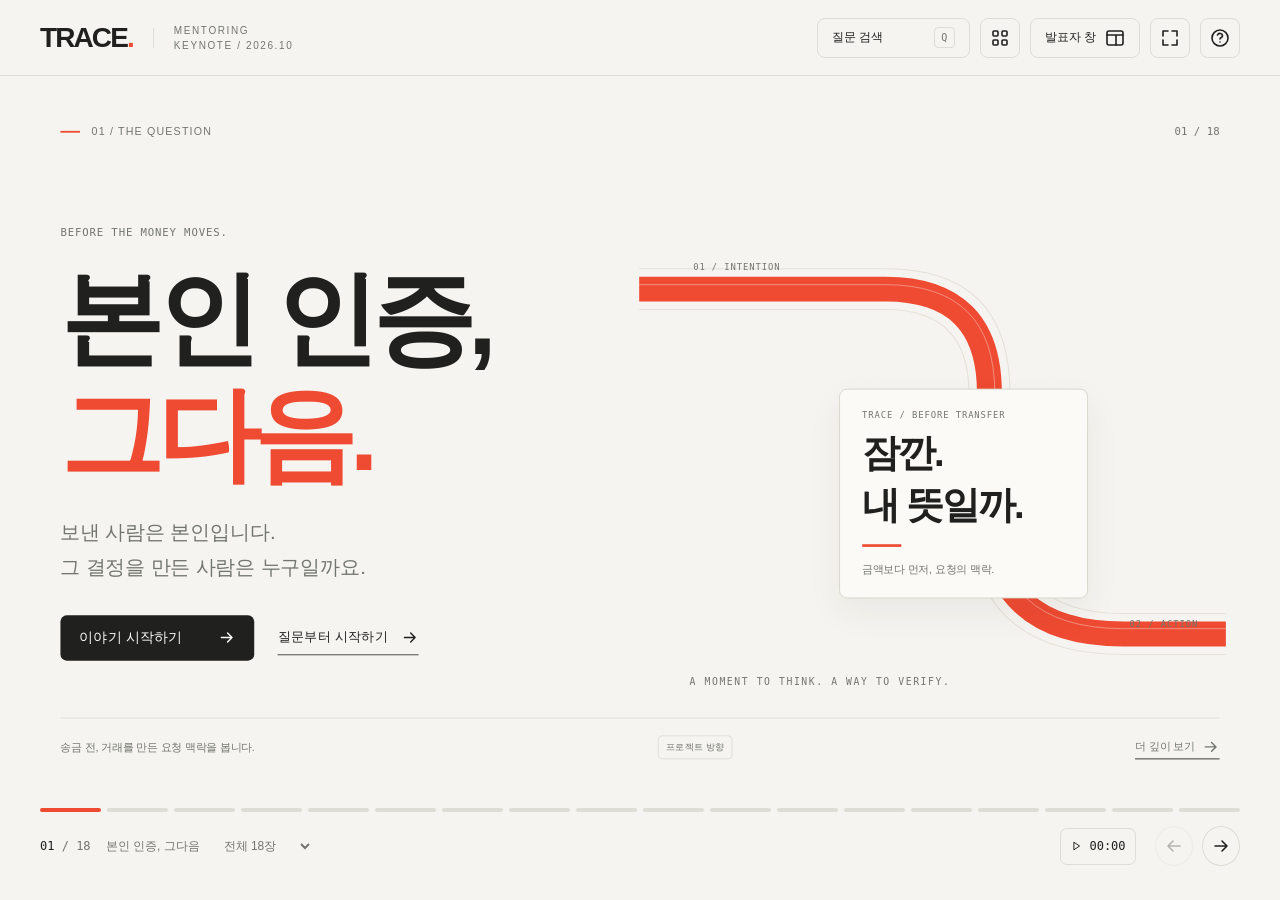
<file: keynote/index.html>
<!doctype html>
<html lang="ko">
<head>
<meta charset="utf-8">
<meta name="viewport" content="width=device-width, initial-scale=1, viewport-fit=cover">
<meta name="theme-color" content="#f5f4f0">
<meta name="color-scheme" content="light">
<meta name="description" content="TRACE 멘토링 키노트. 본인 인증, 그다음. 송금 전 요청 맥락을 판단하는 금융보안 프로젝트의 발표와 질문별 기술 답변.">
<meta name="robots" content="noindex,nofollow">
<title>TRACE — 본인 인증, 그다음.</title>
<link rel="icon" href="data:image/svg+xml,%3Csvg xmlns='http://www.w3.org/2000/svg' viewBox='0 0 64 64'%3E%3Crect width='64' height='64' rx='12' fill='%23f5f4f0'/%3E%3Ctext x='15' y='47' font-family='Arial' font-size='46' font-weight='bold' fill='%2320211f'%3ET%3C/text%3E%3Cpath d='M46 43h6v6h-6z' fill='%23ef4a32'/%3E%3C/svg%3E">
<link rel="stylesheet" href="./core.css?v=20261002.1">
<link rel="stylesheet" href="./ui.css?v=20261002.1">
<link rel="stylesheet" href="./responsive.css?v=20261002.1">
</head>
<body>
<div class="audience" id="audience">
<header class="topbar">
<a class="brand" href="#opening" aria-label="TRACE 키노트 처음으로"><span class="wordmark">TRACE<span class="accent">.</span></span><span class="brand-divider"></span><span class="edition">MENTORING<br>KEYNOTE / 2026.10</span></a>
<nav class="top-actions" aria-label="발표 도구">
<button class="text-btn search-trigger" data-open="qa" aria-label="질문 검색 열기"><span>질문 검색</span><span class="key">Q</span></button>
<button class="icon-btn" data-open="map" title="전체 장면 · M" aria-label="전체 장면"><svg class="icon" viewBox="0 0 20 20" aria-hidden="true"><rect x="3" y="3" width="5" height="5" rx="1"/><rect x="12" y="3" width="5" height="5" rx="1"/><rect x="3" y="12" width="5" height="5" rx="1"/><rect x="12" y="12" width="5" height="5" rx="1"/></svg></button>
<button class="text-btn desktop-control" id="presenter-open" title="발표자 창 · P">발표자 창 <svg class="icon" viewBox="0 0 20 20" aria-hidden="true"><rect x="2" y="3" width="16" height="14" rx="2"/><path d="M2 7h16m-7 0v10"/></svg></button>
<button class="icon-btn desktop-control" id="fullscreen" title="전체 화면 · F" aria-label="전체 화면"><svg class="icon" viewBox="0 0 20 20" aria-hidden="true"><path d="M3 8V3h5m4 0h5v5m0 4v5h-5m-4 0H3v-5"/></svg></button>
<button class="icon-btn" data-open="help" title="사용법 · ?" aria-label="사용법"><svg class="icon" viewBox="0 0 20 20" aria-hidden="true"><circle cx="10" cy="10" r="8"/><path d="M7.5 7a2.6 2.6 0 0 1 5 1c0 1.5-2.5 1.5-2.5 3m0 3h.01"/></svg></button>
</nav>
</header>
<main id="stage-area" aria-label="TRACE 발표"><div class="stage" id="stage"></div></main>
<footer class="bottom-bar"><nav class="chapter-rail" id="chapter-rail" aria-label="장면 바로가기"></nav><div class="bottom-main"><div class="chapter-info"><span class="page-counter" id="page-counter"></span><span class="current-title" id="current-title"></span><select class="mode-select" id="mode" aria-label="발표 경로"><option value="full">전체 18장</option><option value="brief">핵심 9장</option></select></div><button class="back-to-talk" id="back-to-talk">발표로 복귀 <svg class="icon" viewBox="0 0 20 20" aria-hidden="true"><path d="M7 5 3 9l4 4M3 9h9a5 5 0 0 1 0 8"/></svg></button><div class="transport"><button class="time-btn" id="timer-toggle" title="타이머 시작 / 일시정지 · T" aria-label="타이머 시작 또는 일시정지"><span id="timer-symbol"><svg class="icon" viewBox="0 0 20 20" aria-hidden="true"><path d="m7 4 9 6-9 6z"/></svg></span><span id="clock">00:00</span></button><button class="icon-btn" id="previous" title="이전 장면" aria-label="이전 장면"><svg class="icon" viewBox="0 0 20 20" aria-hidden="true"><path d="M16 10H4M9 5l-5 5 5 5"/></svg></button><button class="icon-btn" id="next" title="다음 장면" aria-label="다음 장면"><svg class="icon" viewBox="0 0 20 20" aria-hidden="true"><path d="M4 10h12M11 5l5 5-5 5"/></svg></button></div></div></footer>
</div>
<section class="presenter-root" id="presenter-root" aria-label="발표자 화면"><header class="presenter-head"><div class="brand"><span class="wordmark">TRACE<span class="accent">.</span></span><span class="edition">PRESENTER VIEW<br>발표자 전용 화면</span></div><button class="text-btn" data-open="qa">질문 검색 <span class="key">Q</span></button></header><div class="presenter-layout"><div class="presenter-main"><div class="presenter-kicker" id="p-position"></div><h1 id="p-title"></h1><p class="script" id="p-script"></p><div class="presenter-controls"><button class="text-btn" data-command="previous"><svg class="icon" viewBox="0 0 20 20" aria-hidden="true"><path d="M16 10H4M9 5l-5 5 5 5"/></svg> 이전</button><button class="primary" data-command="next">다음 장면 <svg class="icon" viewBox="0 0 20 20" aria-hidden="true"><path d="M4 10h12M11 5l5 5-5 5"/></svg></button><button class="text-btn" data-command="cover">화면 가리기</button></div><div class="presenter-rel" id="p-related"></div></div><aside class="presenter-side"><div class="presenter-kicker">ELAPSED</div><div class="presenter-clock" id="p-clock">00:00</div><div class="presenter-tools"><button class="text-btn" data-command="timer">시작 / 정지</button><button class="text-btn" data-command="resetTimer">초기화</button></div><div class="presenter-kicker" style="margin-top:32px">UP NEXT</div><div class="presenter-next" id="p-next"></div><div class="presenter-tools"><button class="text-btn" data-open="notes">멘토링 기록</button><button class="text-btn" data-open="map">전체 장면</button><button class="text-btn" data-open="sources">자료 기준</button></div><p class="presenter-status" id="p-status">발표 화면과 연결 중</p></aside></div></section>
<div class="overlay" id="overlay" hidden><section class="dialog" role="dialog" aria-modal="true" aria-labelledby="dialog-title" id="dialog"></section></div>
<div class="screen-cover" id="screen-cover" role="button" tabindex="0" aria-label="화면 가리기 해제"><span class="wordmark">TRACE<span class="accent">.</span></span><small>B 또는 Esc · 발표 화면으로</small></div>
<div class="toast" id="toast" role="status" aria-live="polite"></div><div class="sr-only" id="announce" role="status" aria-live="polite"></div>
<noscript><p style="padding:40px">이 키노트는 JavaScript가 필요합니다. 브라우저에서 JavaScript를 허용한 뒤 다시 열어 주세요.</p></noscript>
<script src="./scenes.js?v=20261002.1"></script>
<script src="./answers.js?v=20261002.1"></script>
<script src="./app.js?v=20261002.1"></script>
</body></html>
</file>
<file: keynote/core.css>
:root{--paper:#f5f4f0;--surface:#fbfaf7;--ink:#20211f;--muted:#73766e;--line:#ddddd5;--accent:#ef4a32;--soft:#fae7df;--ease:cubic-bezier(.22,1,.36,1);--scale:1;--font:'Inter','Pretendard','Noto Sans CJK KR','Apple SD Gothic Neo','Malgun Gothic',sans-serif;--mono:'SFMono-Regular',Consolas,monospace;color-scheme:light}
*{box-sizing:border-box}html,body{margin:0;height:100%;width:100%;overflow:hidden}body{font-family:var(--font);background:var(--paper);color:var(--ink);-webkit-font-smoothing:antialiased}button,input,textarea,select{font:inherit;color:inherit}button{cursor:pointer}button,a{-webkit-tap-highlight-color:transparent;touch-action:manipulation}button{background:none;border:0}a{color:inherit}button:disabled{opacity:.3;cursor:default}button:focus-visible,a:focus-visible,input:focus-visible,textarea:focus-visible,select:focus-visible{outline:2px solid var(--accent);outline-offset:5px}::selection{background:var(--soft);color:var(--ink)}h1,h2,h3,p{margin:0}h1,h2,h3,p{word-break:keep-all}svg{display:block}button svg{pointer-events:none}.sr-only{position:absolute;width:1px;height:1px;padding:0;overflow:hidden;clip:rect(0,0,0,0);white-space:nowrap}.accent{color:var(--accent)}.muted{color:var(--muted)}.mono{font-family:var(--mono)}.caps{text-transform:uppercase;letter-spacing:.14em;font-size:12px;font-weight:600}.icon{width:20px;height:20px;fill:none;stroke:currentColor;stroke-width:1.6;stroke-linecap:round;stroke-linejoin:round}.topbar{position:fixed;inset:0 0 auto;height:76px;z-index:10;display:flex;align-items:center;justify-content:space-between;padding:0 40px;border-bottom:1px solid var(--line);background:var(--paper)}.brand{display:flex;align-items:center;gap:13px;text-decoration:none}.wordmark{font-size:28px;font-weight:850;letter-spacing:-1.9px;line-height:1}.brand-divider{height:20px;width:1px;background:var(--line);margin:0 7px}.edition{font-size:10px;line-height:1.5;letter-spacing:.16em;color:var(--muted)}.top-actions{display:flex;align-items:center;gap:10px}.text-btn,.icon-btn,.pill{display:inline-flex;align-items:center;justify-content:center;gap:9px;min-height:40px;padding:0 14px;border:1px solid var(--line);border-radius:8px;font-size:12px;font-weight:550;background:var(--paper);transition:background .2s,border-color .2s}.text-btn:hover,.icon-btn:hover,.pill:hover{background:var(--surface);border-color:#aaa}.icon-btn{padding:0;width:40px}.search-trigger{min-width:153px;justify-content:space-between}.key{display:inline-flex;align-items:center;justify-content:center;min-width:21px;height:21px;padding:0 5px;border:1px solid var(--line);border-radius:4px;font:10px var(--mono);color:var(--muted)}#stage-area{position:fixed;inset:76px 0 92px;display:flex;align-items:center;justify-content:center;overflow:hidden}.stage{position:relative;flex:none;width:1440px;height:810px;transform:scale(var(--scale));transform-origin:center;isolation:isolate}.scene{position:absolute;inset:0;padding:48px 68px 48px;overflow:hidden;display:flex;flex-direction:column}.scene:not(.active){display:none}.scene-top{display:flex;justify-content:space-between;align-items:center;font-size:12px;line-height:1.4;letter-spacing:.11em;color:var(--muted);text-transform:uppercase}.scene-top .scene-num{font-family:var(--mono);letter-spacing:0}.scene-top .scene-label{display:flex;gap:13px;align-items:center}.scene-top .scene-label:before{content:'';display:block;width:22px;height:2px;background:var(--accent)}.scene-content{flex:1;min-height:0;position:relative;padding:45px 0 12px}.scene-foot{display:flex;justify-content:space-between;align-items:center;gap:25px;color:var(--muted);font-size:12px;border-top:1px solid var(--line);padding-top:19px;line-height:1.5}.evidence-tag{font-size:10px;padding:5px 9px;border:1px solid var(--line);border-radius:5px;display:inline-flex;align-items:center;gap:6px;white-space:nowrap;letter-spacing:.03em}.scene-foot .more{font-size:12px;display:flex;align-items:center;gap:8px;padding:3px 0;border-bottom:1px solid var(--ink);white-space:nowrap}.scene h1{font-size:110px;line-height:1.12;letter-spacing:-.065em;font-weight:700}.scene h2{font-size:68px;line-height:1.17;letter-spacing:-.06em;font-weight:650}.scene h3{font-size:25px;line-height:1.35;letter-spacing:-.035em;font-weight:600}.lede{font-size:23px;color:var(--muted);line-height:1.7;letter-spacing:-.025em;margin-top:25px;max-width:760px}.small-copy{font-size:17px;line-height:1.75;color:var(--muted);letter-spacing:-.02em}.large-copy{font-size:31px;line-height:1.55;letter-spacing:-.04em}.eyeline{font:12px var(--mono);letter-spacing:.08em;color:var(--muted);margin-bottom:26px}.split{display:grid;grid-template-columns:1fr 1fr;gap:52px;height:100%;align-items:center}.split.wide-left{grid-template-columns:1.1fr 1fr}.soft-panel{background:var(--surface);border:1px solid var(--line);border-radius:17px}.primary{display:inline-flex;align-items:center;justify-content:space-between;gap:40px;background:var(--ink);color:var(--surface);padding:15px 21px;border-radius:7px;font-size:16px}.primary:hover{background:#363833}.primary.coral{background:var(--accent);color:white}.inline-link{padding:9px 0;border-bottom:1px solid var(--ink);display:inline-flex;gap:14px;align-items:center;font-size:15px}.scene-actions{display:flex;align-items:center;gap:26px;margin-top:35px}.hero-copy{position:relative;z-index:2;align-self:center}.hero-copy h1{font-size:116px}.hero-art{height:550px;position:relative;display:flex;align-items:center;justify-content:center}.hero-route{position:absolute;inset:-18px -50px 0 -100px;width:calc(100% + 150px);height:100%;overflow:visible}.route-base{fill:none;stroke:#e4e1d8;stroke-width:1.2}.route-main{fill:none;stroke:var(--accent);stroke-width:28;stroke-linecap:butt;stroke-linejoin:round}.route-inner{fill:none;stroke:#f6ab9c;stroke-width:1;opacity:.8}.scene.active .draw{stroke-dasharray:1800;stroke-dashoffset:1800;animation:draw 1.6s var(--ease) .18s forwards}.intervention{position:absolute;left:168px;top:214px;width:280px;background:var(--surface);border:1px solid #d5d3c9;border-radius:9px;padding:23px 25px;box-shadow:0 15px 38px #292b2510;transform:rotate(-5deg)}.intervention small{font:10px var(--mono);color:var(--muted);letter-spacing:.1em;display:block}.intervention b{display:block;font-size:43px;font-weight:650;letter-spacing:-.06em;margin:9px 0}.intervention .rule{height:3px;width:44px;background:var(--accent);margin:15px 0}.intervention span{font-size:12px;color:var(--muted)}.art-label{position:absolute;font:10px var(--mono);letter-spacing:.1em;color:var(--muted)}.art-label.a{left:4px;top:72px}.art-label.b{right:24px;bottom:66px}.hero-caption{position:absolute;bottom:0;left:0;font:11px var(--mono);color:var(--muted);letter-spacing:.16em}.stamp{border-left:2px solid var(--accent);padding-left:16px;font-size:14px;line-height:1.65;color:var(--muted);margin-top:40px}.quote-stage{height:100%;display:flex;flex-direction:column;justify-content:center}.giant-quote{font-size:83px!important;line-height:1.33!important;letter-spacing:-.067em!important;position:relative;z-index:1}.faded{color:#b4b5ae}.statement-underline{display:inline-block;position:relative}.statement-underline:after{content:'';position:absolute;left:0;right:0;height:3px;background:var(--accent);bottom:-9px;transform-origin:left}.scene.active .statement-underline:after{animation:expand .95s var(--ease) .5s both}.logic-pair{display:flex;gap:80px;margin-top:63px}.logic-item{border-top:1px solid var(--line);padding-top:18px;min-width:300px}.logic-item span{display:block;font-size:13px;color:var(--muted);margin-bottom:12px}.logic-item strong{font-size:27px;font-weight:500;letter-spacing:-.04em}.compare-top{display:flex;justify-content:space-between;align-items:end}.compare-top h2{font-size:59px}.amount{font-size:95px;letter-spacing:-.065em;font-weight:550;line-height:1}.amount small{font-size:26px;font-weight:500;margin-left:12px;letter-spacing:-.02em}.compare-main{display:grid;grid-template-columns:.92fr 1.08fr;gap:34px;margin-top:42px}.switches{display:flex;gap:7px;flex-wrap:wrap}.switch{border:1px solid var(--line);border-radius:6px;padding:11px 16px;font-size:14px;background:transparent;transition:all .2s}.switch[aria-pressed=true]{border-color:var(--ink);background:var(--ink);color:var(--surface)}.switch:hover{border-color:var(--ink)}.scenario-card{margin-top:17px;padding:27px 29px;min-height:208px;display:flex;flex-direction:column;justify-content:space-between}.scenario-card blockquote{font-size:29px;line-height:1.55;letter-spacing:-.035em;margin:0}.scenario-card small{font:11px var(--mono);color:var(--muted);margin-top:20px;display:block}.signals{border-top:1px solid var(--line);padding-top:20px}.signal-row{display:flex;justify-content:space-between;align-items:center;padding:15px 0;border-bottom:1px solid var(--line);font-size:19px;gap:15px}.signal-row span{color:var(--muted);font-size:15px}.outcome{display:flex;align-items:center;gap:22px;margin-top:23px}.outcome b{font-size:34px;letter-spacing:-.04em}.outcome p{font-size:15px;line-height:1.65;color:var(--muted)}.horizontal-story{margin-top:55px;display:grid;grid-template-columns:1fr 1fr;gap:70px}.story-lane{border-top:1px solid var(--line);padding-top:20px}.story-lane .lane-label{font-size:13px;color:var(--muted)}.lane-flow{display:flex;align-items:center;gap:15px;margin:28px 0}.lane-node{font-size:21px;letter-spacing:-.04em;padding:14px 17px;border:1px solid var(--line);border-radius:7px;background:var(--surface)}.lane-node.focus{background:var(--soft);border-color:#ef4a3260}.lane-arrow{width:25px;height:1px;background:var(--muted);position:relative;flex:none}.lane-arrow:after{content:'';position:absolute;right:0;top:-3px;width:6px;height:6px;border-top:1px solid var(--muted);border-right:1px solid var(--muted);transform:rotate(45deg)}.action-stack{display:flex;flex-direction:column;gap:12px}.action-row{display:flex;gap:27px;padding:21px 25px;border:1px solid var(--line);border-radius:8px;align-items:center;text-align:left;transition:transform .3s var(--ease),background .3s}.action-row:hover{transform:translateX(5px);background:var(--surface)}.action-row:last-child{background:var(--soft);border-color:#ef4a3240}.action-row strong{min-width:108px;font-size:24px;font-weight:600;letter-spacing:-.02em}.action-row p{font-size:17px;line-height:1.5}.action-row small{font-size:12px;color:var(--muted);display:block;margin-top:5px}.architecture{display:grid;grid-template-columns:1fr 30px 1fr 30px 1fr 30px 1fr;align-items:center;margin-top:52px}.arch-node{height:210px;border:1px solid var(--line);background:var(--surface);border-radius:9px;padding:24px 24px;text-align:left;display:flex;flex-direction:column;justify-content:space-between;transition:transform .25s}.arch-node:hover{transform:translateY(-5px)}.arch-node:last-child{border-color:#20211f;background:var(--ink);color:var(--surface)}.arch-node small{font:11px var(--mono);letter-spacing:.08em;color:var(--muted)}.arch-node:last-child small{color:#c5c6bd}.arch-node b{font-size:29px;letter-spacing:-.04em;font-weight:550;display:block}.arch-node p{font-size:14px;line-height:1.7;color:var(--muted)}.arch-node:last-child p{color:#c5c6bd}.arch-arrow{width:14px;height:1px;background:var(--muted);margin:auto}.arch-boundaries{display:grid;grid-template-columns:3.45fr 1fr;gap:22px;margin-top:23px}.arch-boundaries span{border-top:1px solid var(--line);padding-top:13px;text-align:center;font-size:12px;color:var(--muted)}.context-code{padding:26px;position:relative}.code-label{font:10px var(--mono);letter-spacing:.1em;color:var(--muted);margin-bottom:27px}.role-line{display:grid;grid-template-columns:82px 1fr;gap:16px;margin:17px 0;align-items:start}.role-label{font:11px var(--mono);padding:6px 0;color:var(--accent)}.role-line p{font-size:20px;line-height:1.7}.context-code .verdict{border-top:1px solid var(--line);margin-top:28px;padding-top:20px;font-size:16px;color:var(--muted)}.context-code .verdict b{color:var(--ink);display:block;font-size:22px;margin-bottom:5px}.model-number{font-size:145px;line-height:1;letter-spacing:-.07em;font-weight:500}.model-number small{font-size:40px;letter-spacing:-.06em}.model-stat-label{font-size:17px;color:var(--muted);margin-top:9px}.model-grid{display:grid;grid-template-columns:1fr 1fr;gap:35px;margin-top:30px}.model-stat{border-top:1px solid var(--line);padding-top:24px}.model-stat b{font-size:54px;line-height:1;font-weight:500;letter-spacing:-.05em}.model-stat p{font-size:13px;line-height:1.7;color:var(--muted);margin-top:11px}.head-layout{display:grid;grid-template-columns:.8fr 1.2fr;gap:50px}.head-grid{display:grid;grid-template-columns:1fr 1fr;gap:10px 25px;padding-top:4px}.head-item{border-bottom:1px solid var(--line);padding:13px 0;text-align:left;display:flex;align-items:center;gap:10px;font-size:16px;transition:color .2s}.head-item span{font:10px var(--mono);color:var(--muted)}.head-item:hover{color:var(--accent)}.large14{font-size:200px;line-height:1;letter-spacing:-.08em;font-weight:500;position:relative;margin:35px 0 10px}.large14 small{font-size:28px;letter-spacing:-.025em;margin-left:14px}.metrics{display:grid;grid-template-columns:1fr 1fr 1fr;gap:28px;margin-top:48px}.metric{border-top:1px solid var(--ink);padding-top:22px}.metric-label{font-size:14px;color:var(--muted);margin-bottom:19px}.metric-value{font-size:93px;letter-spacing:-.055em;line-height:1;font-weight:500}.metric-value small{font-size:33px;margin-left:6px}.metric p{font-size:14px;line-height:1.75;color:var(--muted);margin-top:20px}.caveat-line{display:flex;align-items:center;gap:15px;margin-top:34px;font-size:14px;color:var(--muted)}.caveat-line:before{content:'';width:23px;height:2px;background:var(--accent);flex:none}.training-steps{display:grid;grid-template-columns:1fr 1fr 1fr;gap:28px;margin-top:48px}.training-step{padding-top:21px;border-top:1px solid var(--line)}.training-step .step-number{font:13px var(--mono);color:var(--accent);margin-bottom:23px}.training-step h3{font-size:27px;margin-bottom:15px}.training-step p{font-size:17px;line-height:1.8;color:var(--muted)}.training-ribbon{display:flex;align-items:center;gap:21px;margin-top:39px;background:var(--surface);padding:22px 26px;border:1px solid var(--line);border-radius:7px;font-size:15px}.training-ribbon span{color:var(--muted)}.device-boundary{border:1px solid var(--line);border-radius:27px;padding:30px;background:var(--surface);position:relative}.boundary-title{display:flex;justify-content:space-between;gap:20px;font:11px var(--mono);color:var(--muted);margin-bottom:35px}.privacy-input{font-size:20px;line-height:1.55;padding:22px 0;border-top:1px solid var(--line)}.privacy-processor{background:var(--ink);color:var(--surface);padding:25px;border-radius:8px;display:flex;align-items:center;justify-content:space-between;margin:8px 0 20px}.privacy-processor strong{font-size:28px;font-weight:500}.privacy-processor span{font:11px var(--mono);color:#c4c5bc}.privacy-output{font-size:15px;line-height:1.7;color:var(--muted)}.receipt-flow{display:flex;flex-direction:column;margin-top:35px}.receipt-row{display:grid;grid-template-columns:55px 1fr auto;gap:16px;align-items:center;padding:18px 0;border-bottom:1px solid var(--line)}.receipt-row .num{font:12px var(--mono);color:var(--muted)}.receipt-row p{font-size:20px;letter-spacing:-.03em}.receipt-row small{font-size:12px;color:var(--muted)}.erasure-art{height:430px;position:relative}.erase-outer{position:absolute;inset:15px 0;border:1px dashed #aaa99e;border-radius:32px;padding:28px;display:flex;flex-direction:column;justify-content:space-between}.erase-outer .outer-label{font:13px var(--mono);letter-spacing:.05em}.erase-inner{margin:22px;background:var(--surface);border:1px solid #ef4a3270;border-radius:18px;padding:27px;height:245px;display:flex;flex-direction:column;justify-content:space-between}.erase-inner b{font-size:45px;font-weight:550;letter-spacing:-.06em}.erase-inner p{font-size:20px;line-height:1.6}.erase-outer small{font-size:12px;color:var(--muted)}.status-columns{display:grid;grid-template-columns:1fr 1fr 1fr;gap:30px;margin-top:42px}.status-column{border-top:1px solid var(--line);padding-top:20px}.status-column h3{font-size:22px;margin:15px 0 22px}.status-column p{font-size:17px;line-height:1.8;border-top:1px solid var(--line);padding-top:16px;margin-top:16px;color:var(--muted)}.ask-list{margin-top:42px;display:flex;flex-direction:column;gap:2px}.ask-row{padding:23px 0;display:grid;grid-template-columns:66px 1fr 25px;gap:14px;align-items:center;text-align:left;border-top:1px solid var(--line)}.ask-row span{font:13px var(--mono);color:var(--accent)}.ask-row strong{font-size:27px;letter-spacing:-.03em;font-weight:500}.ask-row:hover strong{color:var(--accent)}.closing .scene-content{display:flex;flex-direction:column;justify-content:center}.closing h2{font-size:92px;line-height:1.21}.closing .close-word{position:absolute;right:0;bottom:19px;font-size:180px;font-weight:800;color:#e3e2da;letter-spacing:-.08em;line-height:1;z-index:-1}.closing .scene-actions{margin-top:42px}
</file>
<file: keynote/ui.css>
.bottom-bar{position:fixed;inset:auto 0 0;min-height:92px;padding:0 40px 15px;background:var(--paper);z-index:10}.chapter-rail{display:flex;gap:6px;height:18px;align-items:flex-start;padding:0 0 10px}.chapter-tick{height:4px;flex:1;border-radius:2px;background:var(--line);padding:0;position:relative;transition:background .2s,height .2s}.chapter-tick:before{content:'';position:absolute;inset:-6px 0}.chapter-tick.current{background:var(--accent);height:4px}.chapter-tick.past{background:#9fa298}.chapter-tick:hover{background:var(--ink)}.bottom-main{display:flex;align-items:center;justify-content:space-between;gap:20px}.chapter-info{display:flex;align-items:center;gap:15px}.page-counter{font:12px var(--mono);white-space:nowrap}.page-counter span{color:var(--muted)}.current-title{font-size:12px;color:var(--muted)}.mode-select{border:0;background:transparent;color:var(--muted);font-size:12px;padding:8px 20px 8px 5px;cursor:pointer}.transport{display:flex;align-items:center;gap:9px}.transport .icon-btn{border-radius:50%;width:38px;height:38px}.time-btn{font:12px var(--mono);min-width:76px;height:37px;border:1px solid var(--line);border-radius:7px;margin-right:10px;display:flex;align-items:center;justify-content:center;gap:7px}.time-btn .icon{width:12px;height:12px}.back-to-talk{display:none;background:var(--soft);font-size:11px;padding:10px 14px;border-radius:6px;border:1px solid #ef4a3240}.back-to-talk.visible{display:block}.screen-cover{position:fixed;inset:0;background:var(--paper);display:none;align-items:center;justify-content:center;z-index:200}.screen-cover.active{display:flex}.screen-cover .wordmark{font-size:48px;color:#d4d5cd}.screen-cover small{position:absolute;bottom:40px;font-size:12px;color:var(--muted)}.overlay{position:fixed;inset:0;z-index:50;background:#20211f44;backdrop-filter:blur(9px);-webkit-backdrop-filter:blur(9px);display:flex;align-items:center;justify-content:center;padding:28px;animation:veil .2s ease}.overlay[hidden]{display:none!important}.dialog{width:min(1120px,100%);max-height:calc(100dvh - 56px);border:1px solid #d2d2c8;border-radius:15px;background:var(--paper);box-shadow:0 30px 110px #16171020;display:flex;flex-direction:column;overflow:hidden;animation:dialog-in .32s var(--ease)}.dialog-header{display:flex;align-items:center;justify-content:space-between;gap:20px;padding:22px 27px;border-bottom:1px solid var(--line)}.dialog-header h2{font-size:20px;font-weight:600;letter-spacing:-.04em}.dialog-subtitle{font-size:11px;color:var(--muted);margin-top:6px}.dialog-body{overflow:auto;overscroll-behavior:contain;padding:25px 27px}.dialog-close{flex:none}.qa-dialog{height:730px}.qa-search{display:flex;align-items:center;gap:16px;padding:20px 27px;border-bottom:1px solid var(--line)}.qa-search input{width:100%;min-width:0;background:transparent;border:0;outline:none;font-size:20px;letter-spacing:-.03em}.qa-search input::placeholder{color:#92958b}.qa-tabs{display:flex;gap:6px;overflow:auto;padding:13px 27px;border-bottom:1px solid var(--line);flex:none}.qa-tabs button{font-size:11px;padding:7px 12px;border-radius:5px;white-space:nowrap;color:var(--muted)}.qa-tabs button.active{background:var(--ink);color:var(--paper)}.qa-main{display:grid;grid-template-columns:340px 1fr;min-height:0;flex:1}.qa-results{border-right:1px solid var(--line);overflow:auto;padding:13px;overscroll-behavior:contain}.qa-result{display:block;width:100%;text-align:left;padding:15px 14px;border-radius:6px;margin-bottom:3px}.qa-result:hover{background:var(--surface)}.qa-result.active{background:var(--soft)}.qa-result small{display:block;font-size:10px;color:var(--muted);margin-bottom:7px}.qa-result strong{display:block;font-size:13px;font-weight:500;line-height:1.55;word-break:keep-all}.qa-answer{padding:28px 30px;overflow:auto;overscroll-behavior:contain}.qa-answer .answer-meta{display:flex;align-items:center;gap:10px;margin-bottom:16px;color:var(--muted);font-size:10px}.qa-answer h3{font-size:26px;line-height:1.4;letter-spacing:-.04em;margin-bottom:22px}.answer-short{font-size:18px;line-height:1.75;letter-spacing:-.025em}.answer-label{font:10px var(--mono);letter-spacing:.11em;color:var(--accent);margin-bottom:12px}.answer-detail{border-top:1px solid var(--line);margin-top:24px;padding-top:22px}.answer-detail p{font-size:14px;line-height:1.95;color:var(--muted);margin-bottom:13px}.answer-warning{border-left:2px solid var(--accent);padding:3px 0 3px 15px;font-size:12px;line-height:1.8;margin:24px 0;color:var(--muted)}.answer-tools{display:flex;flex-wrap:wrap;gap:8px;margin-top:24px}.answer-tools button{font-size:11px}.source-link{font-size:12px;display:block;line-height:1.7;margin-top:14px;color:var(--muted);overflow-wrap:anywhere}.empty-results{padding:20px 14px;color:var(--muted);font-size:13px;line-height:1.8}.empty-answer{padding:35px 0}.empty-answer h3{font-size:24px;margin-bottom:15px}.empty-answer p{font-size:15px;line-height:1.9;color:var(--muted)}.map-grid{display:grid;grid-template-columns:repeat(3,1fr);gap:15px}.map-card{position:relative;min-height:155px;border:1px solid var(--line);border-radius:7px;text-align:left;padding:21px;display:flex;flex-direction:column;justify-content:space-between;background:var(--surface)}.map-card:hover{border-color:var(--ink)}.map-card.current{border-color:var(--accent);background:var(--soft)}.map-card small{font:10px var(--mono);color:var(--muted)}.map-card h3{font-size:22px;line-height:1.4;letter-spacing:-.04em;font-weight:550}.map-card .map-chapter{font-size:10px;color:var(--muted);margin-top:13px}.help-grid{display:grid;grid-template-columns:1fr 1fr;gap:0 40px}.shortcut-row{padding:15px 0;display:flex;align-items:center;justify-content:space-between;border-bottom:1px solid var(--line);font-size:13px}.note-form{display:flex;flex-direction:column;gap:13px}.note-form label{font-size:12px;color:var(--muted)}.note-form textarea,.note-form input{background:var(--surface);padding:15px;border:1px solid var(--line);border-radius:6px;resize:vertical;width:100%;font-size:15px}.note-form textarea{min-height:140px;line-height:1.7}.note-actions{display:flex;justify-content:space-between;align-items:center;gap:15px;margin-top:2px}.note-list{margin-top:24px}.saved-note{border-top:1px solid var(--line);padding:20px 0;position:relative}.saved-note small{font-size:10px;color:var(--muted)}.saved-note h3{font-size:16px;margin:9px 0;font-weight:550}.saved-note p{font-size:14px;line-height:1.8;white-space:pre-wrap;overflow-wrap:anywhere}.saved-note button{font-size:10px;color:var(--muted);margin-top:10px;border-bottom:1px solid var(--line);padding:4px 0}.notes-hint{font-size:11px;color:var(--muted);line-height:1.7}.source-list article{padding:20px 0;border-bottom:1px solid var(--line)}.source-list h3{font-size:17px;margin-bottom:10px;font-weight:550}.source-list p{font-size:13px;color:var(--muted);line-height:1.85}.toast{position:fixed;left:50%;bottom:100px;transform:translateX(-50%) translateY(10px);background:var(--ink);color:var(--surface);border-radius:7px;padding:13px 20px;font-size:12px;z-index:250;opacity:0;pointer-events:none;transition:opacity .2s,transform .2s;max-width:90vw;text-align:center}.toast.visible{opacity:1;transform:translateX(-50%) translateY(0)}.mobile-hint{display:none}.presenter-root{display:none;height:100%;padding:30px;overflow:auto}.is-presenter .presenter-root{display:block}.is-presenter .audience{display:none}.presenter-head{display:flex;justify-content:space-between;gap:20px;align-items:center;padding-bottom:25px;border-bottom:1px solid var(--line)}.presenter-layout{display:grid;grid-template-columns:1fr 330px;gap:35px;margin-top:28px}.presenter-main h1{font-size:39px;line-height:1.4;letter-spacing:-.055em;margin:24px 0}.presenter-main .script{font-size:21px;line-height:1.9;letter-spacing:-.025em;margin-bottom:30px}.presenter-kicker{font:11px var(--mono);color:var(--muted);letter-spacing:.09em}.presenter-side{border-left:1px solid var(--line);padding-left:28px}.presenter-clock{font-size:55px;font-family:var(--mono);margin:8px 0 24px}.presenter-next{font-size:17px;line-height:1.6;margin:14px 0 30px}.presenter-tools{display:flex;flex-wrap:wrap;gap:8px}.presenter-rel{display:flex;flex-direction:column;margin-top:20px;gap:8px}.presenter-rel button{text-align:left;padding:14px;border:1px solid var(--line);border-radius:6px;font-size:12px;line-height:1.6}.presenter-status{font-size:11px;color:var(--muted);line-height:1.7;margin-top:20px}.presenter-controls{display:flex;gap:12px;flex-wrap:wrap}.presenter-controls button{padding:13px 22px;font-size:14px}.scene.active .reveal{animation:reveal .85s var(--ease) both;animation-delay:calc(var(--i,0)*90ms)}.scene.active .reveal:nth-child(2){--i:1}.scene.active .reveal:nth-child(3){--i:2}.scene.active .reveal:nth-child(4){--i:3}@keyframes reveal{from{opacity:0;transform:translateY(27px)}to{opacity:1;transform:translateY(0)}}@keyframes draw{to{stroke-dashoffset:0}}@keyframes expand{from{transform:scaleX(0)}to{transform:scaleX(1)}}@keyframes veil{from{opacity:0}to{opacity:1}}@keyframes dialog-in{from{opacity:0;transform:translateY(18px) scale(.98)}to{opacity:1;transform:none}}@media(prefers-reduced-motion:reduce){*,*:before,*:after{animation-duration:.01ms!important;animation-delay:0ms!important;transition-duration:.01ms!important;scroll-behavior:auto!important}.draw{stroke-dashoffset:0!important}}
</file>
<file: keynote/responsive.css>
@media(max-width:950px){.topbar{height:62px;padding:0 22px}.bottom-bar{padding:0 22px 12px;min-height:80px}#stage-area{inset:62px 0 80px}.top-actions{gap:7px}.edition{font-size:8px}.current-title{display:none}.text-btn{padding:0 11px}.search-trigger{min-width:110px}.qa-main{grid-template-columns:280px 1fr}.qa-answer{padding:24px}.presenter-layout{grid-template-columns:1fr 260px}.wordmark{font-size:25px}}
@media(max-width:650px) and (orientation:portrait){html,body{overflow:hidden}.topbar{padding:0 18px}.brand-divider,.edition,.desktop-control,.search-trigger .key{display:none}.top-actions{gap:6px}.text-btn,.icon-btn{min-height:35px;height:35px;font-size:11px}.search-trigger{min-width:98px}.icon-btn{width:35px}.stage{width:100%;height:100%;transform:none!important}.scene{padding:25px 24px 24px;overflow-y:auto;overscroll-behavior:contain}.scene-top{font-size:9px}.scene-content{flex:none;min-height:0;padding:35px 0 32px}.scene-foot{font-size:9px;padding-top:14px;gap:12px;margin-top:auto;align-items:start;line-height:1.6}.scene-foot .more{font-size:10px;gap:5px}.scene-foot .evidence-tag{display:none}.scene h1,.hero-copy h1{font-size:54px;line-height:1.17;letter-spacing:-.075em}.scene h2{font-size:38px;line-height:1.25;letter-spacing:-.07em}.scene h3{font-size:20px}.lede{font-size:16px;line-height:1.8;margin-top:20px}.small-copy{font-size:13px}.large-copy{font-size:23px}.eyeline{font-size:9px;margin-bottom:19px}.split,.split.wide-left,.head-layout{grid-template-columns:1fr;gap:27px;height:auto}.hero-art{height:230px;margin-top:6px}.hero-route{inset:-75px -20px auto 0;height:365px;width:100%}.intervention{left:37%;top:63px;width:165px;padding:15px;transform:rotate(-5deg)}.intervention small{font-size:7px}.intervention b{font-size:27px;margin:5px 0}.intervention .rule{margin:10px 0;width:28px}.intervention span{font-size:9px}.art-label{font-size:7px}.art-label.a{top:7px;left:0}.art-label.b{bottom:1px;right:0}.hero-caption{font-size:8px;bottom:-7px}.scene-actions{margin-top:24px;gap:18px}.primary{font-size:12px;padding:13px 15px;gap:25px}.inline-link{font-size:12px}.stamp{font-size:12px;margin-top:22px}.giant-quote{font-size:38px!important;line-height:1.5!important}.logic-pair{gap:25px;margin-top:38px;flex-direction:column}.logic-item{min-width:0;padding-top:16px}.logic-item span{font-size:11px}.logic-item strong{font-size:23px}.compare-top{align-items:start;flex-direction:column;gap:30px}.compare-top h2{font-size:34px}.amount{font-size:52px}.amount small{font-size:18px;margin-left:7px}.compare-main{grid-template-columns:1fr;gap:25px;margin-top:26px}.switches{gap:6px}.switch{font-size:11px;padding:10px 11px}.scenario-card{padding:21px;min-height:176px}.scenario-card blockquote{font-size:23px}.signal-row{font-size:15px;padding:12px 0}.signal-row span{font-size:12px}.outcome b{font-size:27px}.outcome p{font-size:12px}.horizontal-story{grid-template-columns:1fr;gap:25px;margin-top:30px}.lane-flow{gap:10px;margin:20px 0}.lane-node{font-size:14px;padding:11px 13px}.lane-arrow{width:16px}.action-row{padding:16px;gap:17px}.action-row strong{min-width:76px;font-size:18px}.action-row p{font-size:14px}.action-row small{font-size:10px}.architecture{grid-template-columns:1fr;margin-top:28px;gap:9px}.arch-node{height:auto;min-height:119px;padding:19px;gap:13px}.arch-node b{font-size:24px}.arch-node p{font-size:12px}.arch-node small{font-size:9px}.arch-arrow{height:12px;width:1px}.arch-boundaries{display:none}.context-code{padding:21px}.role-line{grid-template-columns:58px 1fr;gap:8px;margin:13px 0}.role-label{font-size:8px}.role-line p{font-size:16px}.context-code .verdict{font-size:12px;margin-top:20px;padding-top:17px}.context-code .verdict b{font-size:17px}.model-number{font-size:91px}.model-number small{font-size:29px}.model-stat-label{font-size:13px}.model-grid{gap:21px;margin-top:25px}.model-stat b{font-size:44px}.model-stat p{font-size:11px}.head-grid{gap:5px 15px}.head-item{font-size:13px;padding:12px 0;gap:6px}.large14{font-size:95px;margin:20px 0 5px}.large14 small{font-size:21px}.metrics{gap:22px;grid-template-columns:1fr;margin-top:30px}.metric{display:grid;grid-template-columns:1fr 1fr;align-items:center;gap:15px;padding-top:17px}.metric-label{font-size:12px;margin:0}.metric-value{font-size:54px;grid-column:2;grid-row:1/3;text-align:right}.metric-value small{font-size:23px}.metric p{font-size:10px;margin-top:0;grid-column:1}.caveat-line{font-size:11px;margin-top:24px;line-height:1.8;align-items:start}.caveat-line:before{margin-top:9px;width:17px}.training-steps{grid-template-columns:1fr;gap:25px;margin-top:30px}.training-step .step-number{margin-bottom:12px}.training-step h3{font-size:22px;margin-bottom:10px}.training-step p{font-size:14px}.training-ribbon{margin-top:25px;font-size:11px;gap:10px;padding:17px;flex-wrap:wrap}.device-boundary{padding:23px;border-radius:20px}.boundary-title{font-size:8px;margin-bottom:25px}.privacy-input{font-size:16px;padding:18px 0}.privacy-processor{padding:21px}.privacy-processor strong{font-size:23px}.privacy-processor span{font-size:8px}.privacy-output{font-size:12px}.receipt-flow{margin-top:24px}.receipt-row{grid-template-columns:28px 1fr;gap:10px;padding:15px 0}.receipt-row p{font-size:16px}.receipt-row small{font-size:10px;grid-column:2}.erasure-art{height:310px}.erase-outer{inset:0;padding:21px;border-radius:23px}.erase-inner{margin:14px 7px;height:181px;padding:23px}.erase-inner b{font-size:34px}.erase-inner p{font-size:15px}.status-columns{grid-template-columns:1fr;gap:24px;margin-top:30px}.status-column h3{font-size:22px;margin:12px 0 15px}.status-column p{font-size:14px;padding-top:12px;margin-top:12px}.ask-list{margin-top:28px}.ask-row{padding:20px 0;grid-template-columns:27px 1fr 20px;gap:9px}.ask-row strong{font-size:19px;line-height:1.7}.ask-row span{font-size:10px}.closing h2{font-size:44px}.closing .scene-content{min-height:440px}.closing .close-word{font-size:89px;bottom:20px}.closing .scene-actions{flex-wrap:wrap;gap:17px;margin-top:29px}.bottom-bar{padding:0 18px 9px;min-height:77px}.chapter-rail{gap:3px;height:15px}.chapter-info{gap:6px}.page-counter{font-size:10px}.mode-select{font-size:10px;padding:7px 14px 7px 0}.transport{gap:6px}.time-btn{font-size:10px;min-width:51px;margin-right:0;padding:0 6px;height:31px;gap:5px}.time-btn .icon{width:9px}.transport .icon-btn{width:32px;height:32px;min-height:32px}.back-to-talk{position:fixed;bottom:86px;right:15px;font-size:10px;padding:9px}#stage-area{inset:62px 0 77px}.overlay{padding:9px}.dialog{max-height:calc(100dvh - 18px);border-radius:11px}.dialog-header{padding:16px 17px;gap:10px}.dialog-header h2{font-size:17px}.dialog-subtitle{font-size:9px;line-height:1.6}.dialog-body{padding:20px 18px}.qa-dialog{height:calc(100dvh - 18px)}.qa-search{padding:16px 18px;gap:12px}.qa-search input{font-size:16px}.qa-tabs{padding:9px 13px;gap:2px}.qa-tabs button{font-size:10px;padding:7px 10px}.qa-main{grid-template-columns:1fr;grid-template-rows:145px 1fr}.qa-results{border-right:0;border-bottom:1px solid var(--line);padding:7px 10px}.qa-result{padding:10px 12px;margin:0}.qa-result small{display:inline-block;font-size:8px;margin:0 8px 4px 0}.qa-result strong{font-size:12px;display:inline}.qa-answer{padding:23px 21px}.qa-answer h3{font-size:22px;margin-bottom:18px}.answer-short{font-size:16px;line-height:1.85}.answer-detail p{font-size:13px}.answer-warning{font-size:11px}.answer-tools .text-btn{font-size:10px}.map-grid{grid-template-columns:1fr 1fr;gap:10px}.map-card{padding:15px;min-height:129px}.map-card h3{font-size:17px}.map-card small,.map-card .map-chapter{font-size:8px}.help-grid{grid-template-columns:1fr}.shortcut-row{font-size:12px;padding:12px 0}.note-actions{flex-wrap:wrap}.notes-hint{font-size:10px}.mobile-hint{display:block;font-size:9px;color:var(--muted);margin-top:15px}.presenter-root{padding:20px}.presenter-layout{grid-template-columns:1fr;gap:25px}.presenter-side{padding-left:0;border-left:0;border-top:1px solid var(--line);padding-top:20px}.presenter-main h1{font-size:30px}.presenter-main .script{font-size:17px}.presenter-head .edition{display:block}.presenter-head .text-btn{font-size:10px}}
@media(max-height:520px) and (orientation:landscape){.topbar{height:46px;padding:0 20px}.topbar .wordmark{font-size:23px}.topbar .text-btn,.topbar .icon-btn{height:30px;min-height:30px}.bottom-bar{min-height:56px;padding:0 20px 5px}.chapter-rail{height:9px}.transport .icon-btn{height:30px;min-height:30px;width:30px}.time-btn{height:29px}.current-title{display:none}#stage-area{inset:46px 0 56px}.qa-dialog{height:calc(100dvh - 18px)}.overlay{padding:9px}.dialog{max-height:calc(100dvh - 18px)}.dialog-header{padding:10px 20px}.qa-search{padding:10px 20px}.qa-tabs{padding:6px 20px}.qa-answer{padding:20px}.dialog-header h2{font-size:16px}.dialog-subtitle{font-size:9px}.qa-search input{font-size:16px}}
@media print{html,body{height:auto;overflow:visible}.topbar,.bottom-bar,.overlay,.screen-cover,.toast,.presenter-root{display:none!important}#stage-area{position:static;display:block;overflow:visible}.stage{transform:none!important;width:auto;height:auto}.scene,.scene:not(.active){display:flex;position:relative;width:1440px;height:810px;break-after:page}.scene .reveal{animation:none!important}.draw{stroke-dashoffset:0!important}.scene-foot .more,.scene-actions,.switches{display:none}@page{size:landscape;margin:0}}
</file>
